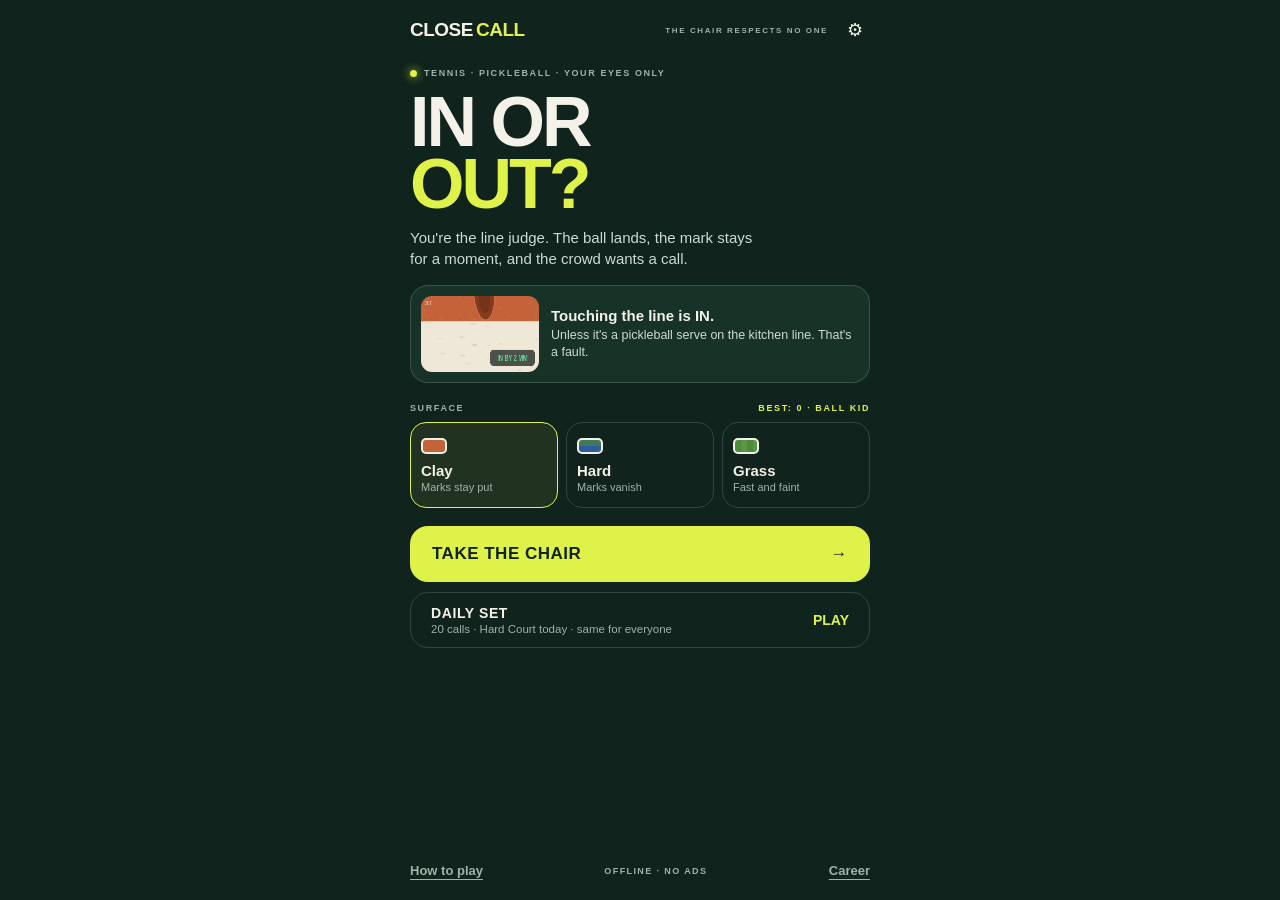
<file: index.html>
<!doctype html><html lang="en"><head><meta charset="UTF-8"><meta name="viewport" content="width=device-width,initial-scale=1,viewport-fit=cover,user-scalable=no"><meta name="theme-color" content="#10231c"><meta name="description" content="Be the line judge. Tennis and pickleball calls decided by millimetres."><title>Close Call</title><link rel="icon" href="./icon.svg">  <script type="module" crossorigin src="./assets/index-Ck0Iv3UA.js"></script>
  <link rel="modulepreload" crossorigin href="./assets/dist-Btb5Jv1E.js">
  <link rel="modulepreload" crossorigin href="./assets/definitions-BdWVgBTV.js">
  <link rel="stylesheet" crossorigin href="./assets/index-BEDiqAwe.css">
</head><body><div id="app">
<header><a class="brand" href="#" aria-label="Close Call home">CLOSE<span>CALL</span></a><span class="eyebrow">THE CHAIR RESPECTS NO ONE</span><button id="settings-open" class="icon-button" aria-label="Settings">⚙︎</button></header>
<main><section id="home" class="screen"><div class="label"><span class="dot"></span> TENNIS · PICKLEBALL · YOUR EYES ONLY</div><h1>IN OR<br><span>OUT?</span></h1><p class="intro">You're the line judge. The ball lands, the mark stays for a moment, and the crowd wants a call.</p>
<div class="rule-card"><canvas id="hero-canvas" width="360" height="150" aria-label="A ball mark barely touching a white line"></canvas><div><b>Touching the line is IN.</b><small>Unless it's a pickleball serve on the kitchen line. That's a fault.</small></div></div>
<div class="section-label">SURFACE <span id="best-label">BEST: 0</span></div><div class="surfaces" role="group" aria-label="Surface selection"><button data-surface="clay" class="selected" aria-pressed="true"><i class="swatch clay"></i><strong>Clay</strong><small>Marks stay put</small></button><button data-surface="hard" aria-pressed="false"><i class="swatch hard"></i><strong>Hard</strong><small>Marks vanish</small></button><button data-surface="grass" aria-pressed="false"><i class="swatch grass"></i><strong>Grass</strong><small>Fast and faint</small></button></div>
<button id="play" class="primary">TAKE THE CHAIR <span>→</span></button><button id="daily" class="secondary"><span><b>DAILY SET</b><small id="daily-text">20 calls · same for everyone</small></span><em id="daily-best">PLAY</em></button>
<div class="home-bottom"><button id="how-open" class="text-button">How to play</button><span>OFFLINE · NO ADS</span><button id="career-open" class="text-button">Career</button></div></section>
<section id="game" class="screen" hidden><div class="scoreboard"><div><span>SCORE</span><strong id="score">0</strong></div><div class="challenges"><span>CHALLENGES</span><strong id="challenges" aria-label="3 challenges left"><i></i><i></i><i></i></strong></div><div><span>STREAK</span><strong id="streak">0</strong></div><button id="pause" class="icon-button" aria-label="Pause game">Ⅱ</button></div>
<div class="tagline"><span id="line-tag">TENNIS · BASELINE</span><span id="level-tag">LEVEL 1</span></div><div class="timer"><i id="timer-bar"></i></div>
<div class="arena" id="arena"><canvas id="court" aria-label="Close-up of a court line. Call the ball mark in or out." tabindex="0"></canvas><div id="rule-flash"></div></div>
<div class="calls"><button id="call-out" class="call out" aria-label="Call out">OUT<small>← or swipe left</small></button><button id="call-in" class="call in" aria-label="Call in">IN<small>swipe right or →</small></button></div></section>
<section id="results" class="screen" hidden><div class="label" id="result-label">THE CHAIR HAS SPOKEN</div><h1 id="result-title">SHARP<br><span>EYES.</span></h1><div class="result-score"><span id="result-score">0</span><small>POINTS</small></div><p id="result-comment"></p><div class="stats"><div><strong id="result-correct">0</strong><small>RIGHT CALLS</small></div><div><strong id="result-accuracy">0%</strong><small>ACCURACY</small></div><div><strong id="result-streak">0</strong><small>BEST STREAK</small></div><div><strong id="result-close">0</strong><small>UNDER 5 MM</small></div></div><div id="daily-grid" aria-label="Daily set call history"></div><p id="record-notice"></p><button id="again" class="primary">ONE MORE MATCH <span>→</span></button><button id="share" class="secondary" hidden><span><b>SHARE RESULT</b><small>Your grid, no spoilers</small></span><em>↗︎</em></button><button id="back-home" class="text-button wide">Back to the locker room</button></section></main>
<dialog id="how-dialog"><button class="dialog-close" aria-label="Close instructions">×</button><div class="label">CHAIR UMPIRE ORIENTATION</div><h2>WATCH THE MARK.<br>MAKE THE CALL.</h2><ol><li><b>The ball lands and leaves a mark.</b> The playable side is always below the line.</li><li><b>Call it.</b> Tap IN or OUT, swipe right or left, or use the arrow keys. Hesitate too long and the call is wrong.</li><li><b>Know the rules.</b> Any part of the mark touching the line is IN. The one exception: a pickleball serve that touches the kitchen line is a fault, so it's OUT.</li><li><b>Three challenges.</b> Each wrong call costs one. Every five right calls, the marks get closer and the clock gets shorter.</li></ol><p>Fast calls score double. Streaks of 5 and 10 multiply points. Calls decided by under 5 mm earn +2. Clay keeps its marks. Hard court and grass don't.</p><button class="primary dialog-close-action">GOT IT <span>→</span></button></dialog>
<dialog id="settings-dialog"><button class="dialog-close" aria-label="Close settings">×</button><div class="label">OFF THE RECORD</div><h2>SETTINGS.</h2><label class="setting">Sounds<input id="sound" type="checkbox" checked></label><label class="setting">Haptics<input id="haptics" type="checkbox" checked></label><label class="setting">Reduce motion<input id="motion" type="checkbox"></label><p>Scores and settings stay on this device. No account, analytics, ads, or purchases.</p><button id="reset" class="text-button">Reset scores and career</button><div id="reset-confirm" hidden><p>Erase every score on this device?</p><button id="reset-yes" class="primary">YES, RESET</button><button id="reset-no" class="text-button">Keep my record</button></div><a href="privacy.html">Privacy & support</a><small class="version">Version 1.0.0</small></dialog>
<dialog id="career-dialog"><button class="dialog-close" aria-label="Close career">×</button><div class="label">YOUR OFFICIATING RECORD</div><h2>CAREER.</h2><div class="stats" id="career-stats"></div><div id="ranks"></div></dialog>
<dialog id="pause-dialog"><div class="label">MEDICAL TIMEOUT</div><h2>PLAY IS<br>SUSPENDED.</h2><p>The ball is frozen mid-air. Nobody is looking at the mark.</p><button id="resume" class="primary">RESUME <span>→</span></button><button id="quit" class="text-button wide">End this match</button></dialog></div></body></html>
</file>
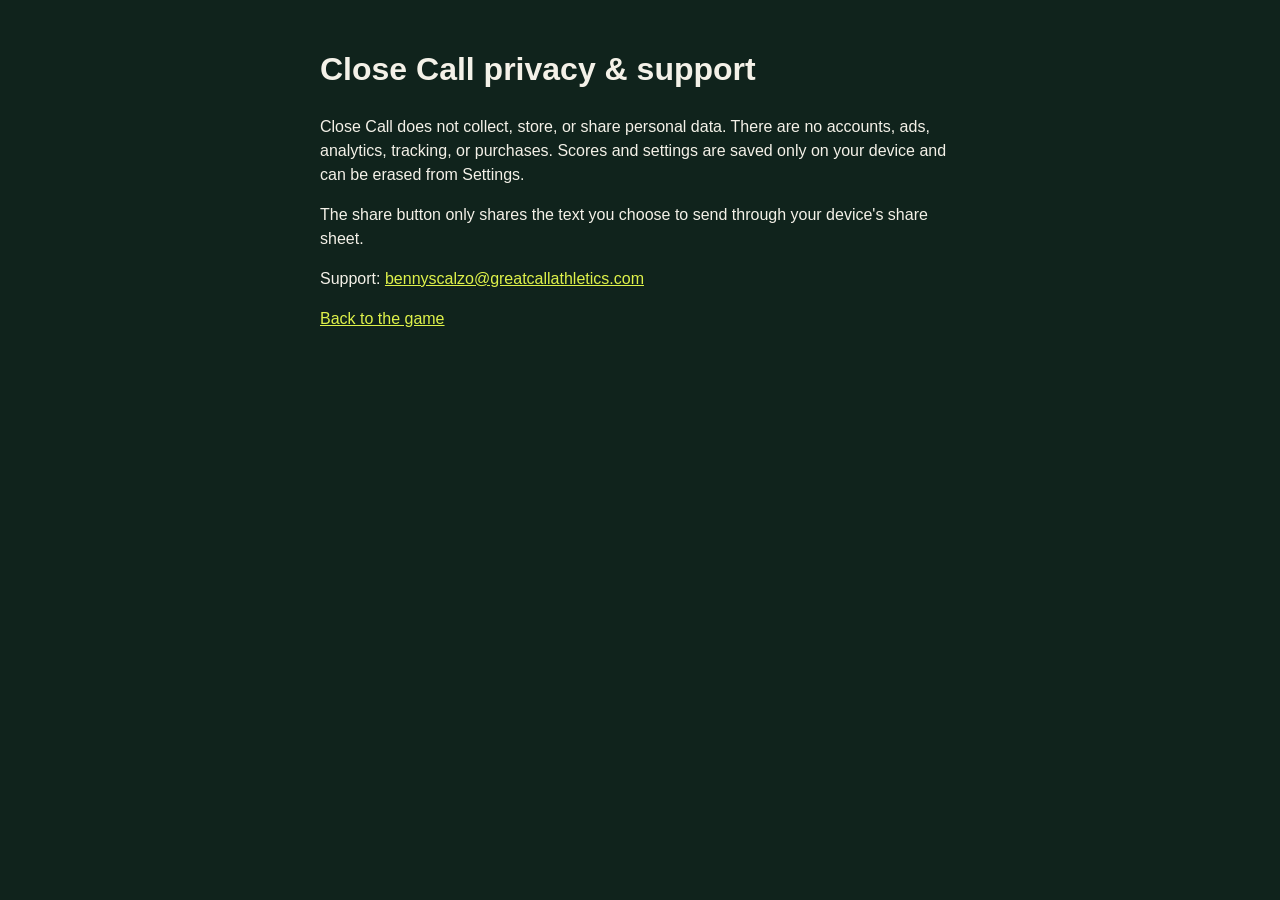
<file: privacy.html>
<!doctype html><html lang="en"><head><meta charset="UTF-8"><meta name="viewport" content="width=device-width,initial-scale=1"><title>Close Call Privacy</title><style>body{font-family:Arial,sans-serif;max-width:640px;margin:auto;padding:24px;line-height:1.5;background:#10231c;color:#f4f1e8}a{color:#dff24a}</style></head><body><h1>Close Call privacy & support</h1><p>Close Call does not collect, store, or share personal data. There are no accounts, ads, analytics, tracking, or purchases. Scores and settings are saved only on your device and can be erased from Settings.</p><p>The share button only shares the text you choose to send through your device's share sheet.</p><p>Support: <a href="mailto:bennyscalzo@greatcallathletics.com">bennyscalzo@greatcallathletics.com</a></p><p><a href="index.html">Back to the game</a></p></body></html>
</file>
<file: assets/index-BEDiqAwe.css>
:root{color:#f4f1e8;font-synthesis:none;--ink:#f4f1e8;--bg:#10231c;--panel:#173328;--line:#f4f1e829;--ball:#dff24a;--in:#5fd39a;--out:#ff5f52;--muted:#9fb3a8;background:#10231c;font-family:Avenir Next,Helvetica Neue,Arial,sans-serif}*{box-sizing:border-box}[hidden]{display:none!important}html,body{background:var(--bg);overscroll-behavior:none;height:100%;margin:0}button,a,input{-webkit-tap-highlight-color:transparent}button{font:inherit;cursor:pointer;color:inherit;background:0 0;border:0}button:focus-visible,a:focus-visible,canvas:focus-visible{outline:3px solid var(--ball);outline-offset:3px}a{color:inherit}#app{max-width:500px;min-height:100dvh;padding:calc(env(safe-area-inset-top) + 12px) 20px calc(env(safe-area-inset-bottom) + 12px);flex-direction:column;margin:auto;display:flex}header{flex:none;align-items:center;gap:12px;height:36px;display:flex}.brand{letter-spacing:-.5px;font-size:19px;font-weight:900;text-decoration:none}.brand span{color:var(--ball);margin-left:3px}.eyebrow{letter-spacing:1.6px;color:var(--muted);text-align:right;flex:1;font-size:8px;font-weight:800}.icon-button{border:1.5px solid var(--line);border-radius:12px;min-width:40px;min-height:40px;font-size:18px}header .icon-button{border:0;min-width:30px}main,.screen{flex-direction:column;flex:1;display:flex}.screen[hidden]{display:none}.label{letter-spacing:1.6px;color:var(--muted);align-items:center;gap:7px;margin-top:20px;font-size:9px;font-weight:800;display:flex}.dot{background:var(--ball);width:7px;height:7px;box-shadow:0 0 10px var(--ball);border-radius:50%}h1{letter-spacing:-3px;margin:14px 0 12px;font-size:clamp(46px,15vw,70px);font-weight:900;line-height:.88}h1 span{color:var(--ball)}h2{letter-spacing:-1.5px;margin:12px 0 16px;font-size:32px;line-height:.95}.intro{color:#cfdad3;max-width:360px;margin:0 0 16px;font-size:15px;line-height:1.4}.rule-card{background:var(--panel);border:1px solid var(--line);border-radius:18px;align-items:center;gap:12px;padding:10px 14px 10px 10px;display:flex}.rule-card canvas{border-radius:11px;flex:none;width:118px;height:76px}.rule-card b{font-size:15px;display:block}.rule-card small{color:#cfdad3;margin-top:3px;font-size:12.5px;line-height:1.35;display:block}.section-label{letter-spacing:1.6px;color:var(--muted);justify-content:space-between;margin:20px 0 9px;font-size:9px;font-weight:800;display:flex}#best-label{color:var(--ball)}.surfaces{grid-template-columns:repeat(3,1fr);gap:8px;display:grid}.surfaces button{text-align:left;border:1.5px solid var(--line);border-radius:16px;min-height:86px;padding:11px 10px}.surfaces button.selected{border-color:var(--ball);background:#dff24a14}.surfaces strong{margin-top:8px;font-size:15px;display:block}.surfaces small{color:var(--muted);margin-top:2px;font-size:11px;display:block}.swatch{border:2px solid #f4f1e8;border-radius:5px;width:26px;height:16px;display:block}.swatch.clay{background:#c4633a}.swatch.hard{background:linear-gradient(#3e7a58 50%,#2d5d9f 50%)}.swatch.grass{background:repeating-linear-gradient(90deg,#4d8a3b 0 6px,#5a9745 6px 12px)}.primary{background:var(--ball);color:#10231c;letter-spacing:.5px;border-radius:18px;justify-content:space-between;align-items:center;width:100%;margin-top:18px;padding:18px 22px;font-size:17px;font-weight:900;display:flex}.primary:active{transform:scale(.98)}.secondary{border:1.5px solid var(--line);text-align:left;border-radius:18px;justify-content:space-between;align-items:center;width:100%;margin-top:10px;padding:12px 20px;display:flex}.secondary b{letter-spacing:.6px;font-size:14px;display:block}.secondary small{color:var(--muted);margin-top:2px;font-size:11.5px;display:block}.secondary em{color:var(--ball);font-size:14px;font-style:normal;font-weight:900}.home-bottom{letter-spacing:1.4px;color:var(--muted);justify-content:space-between;align-items:center;margin-top:auto;padding-top:16px;font-size:9px;font-weight:800;display:flex}.text-button{text-underline-offset:4px;padding:10px 0;font-size:13px;font-weight:700;text-decoration:underline}.text-button.wide{width:100%;margin-top:6px}.scoreboard{grid-template-columns:1fr 1.3fr 1fr auto;align-items:center;gap:8px;margin-top:8px;display:grid}.scoreboard span{letter-spacing:1.5px;color:var(--muted);font-size:8px;font-weight:800;display:block}.scoreboard strong{font-variant-numeric:tabular-nums;margin-top:2px;font-size:26px;font-weight:900;display:block}.challenges strong{align-items:center;gap:6px;height:30px;display:flex}.challenges i{background:var(--ball);border-radius:50%;width:13px;height:13px;box-shadow:0 0 8px #dff24a99}.challenges i.used{box-shadow:none;border:1.5px solid var(--line);background:0 0}.tagline{letter-spacing:1.4px;justify-content:space-between;margin-top:12px;font-size:10px;font-weight:800;display:flex}#line-tag{color:var(--ball)}#line-tag.kitchen{color:#ffb14a}#level-tag{color:var(--muted)}.timer{background:var(--line);border-radius:3px;height:5px;margin-top:7px;overflow:hidden}.timer i{background:var(--ball);transform-origin:0;width:100%;height:100%;display:block}.arena{background:#0b1813;border-radius:20px;flex:1;min-height:250px;margin-top:10px;position:relative;overflow:hidden}.arena canvas{touch-action:none;width:100%;height:100%;display:block;position:absolute;inset:0}#rule-flash{text-align:center;letter-spacing:.3px;color:#ffb14a;opacity:0;pointer-events:none;background:#10231ce0;border:1px solid #ffb14a;border-radius:12px;padding:8px;font-size:12px;font-weight:800;transition:opacity .25s;position:absolute;top:12px;left:12px;right:12px}#rule-flash.show{opacity:1}.calls{grid-template-columns:1fr 1fr;gap:10px;margin-top:12px;display:grid}.call{letter-spacing:1px;border-radius:20px;padding:16px 0 12px;font-size:28px;font-weight:900}.call small{letter-spacing:1.2px;opacity:.7;margin-top:2px;font-size:9px;font-weight:700;display:block}.call.out{background:var(--out);color:#fff}.call.in{background:var(--in);color:#0c2419}.call:active{transform:scale(.97)}.call:disabled{opacity:.45}.call.waiting{opacity:.6}.result-score{align-items:baseline;gap:10px;display:flex}.result-score span{letter-spacing:-3px;color:var(--ball);font-size:74px;font-weight:900}.result-score small{letter-spacing:1.6px;color:var(--muted);font-size:10px;font-weight:800}#result-comment{color:#cfdad3;margin:6px 0 14px;font-size:15px;line-height:1.4}.stats{grid-template-columns:repeat(2,1fr);gap:8px;display:grid}.stats div{background:var(--panel);border:1px solid var(--line);border-radius:14px;padding:12px}.stats strong{font-size:24px;font-weight:900;display:block}.stats small{letter-spacing:1.4px;color:var(--muted);margin-top:3px;font-size:8.5px;font-weight:800;display:block}#daily-grid{flex-wrap:wrap;gap:5px;margin-top:12px;display:flex}#daily-grid i{background:var(--in);border-radius:4px;width:14px;height:14px}#daily-grid i.x{background:var(--out)}#record-notice{color:var(--ball);min-height:1em;margin:12px 0 0;font-size:13px;font-weight:800}dialog{color:var(--ink);border:1px solid var(--line);background:#152c23;border-radius:24px;width:min(92vw,440px);max-height:86dvh;padding:22px;overflow:auto}dialog::backdrop{background:#050c09b8}.dialog-close{width:40px;height:40px;font-size:26px;position:absolute;top:10px;right:14px}dialog ol{padding-left:18px;font-size:14px;line-height:1.45}dialog li{margin-bottom:8px}dialog p{color:#cfdad3;font-size:13.5px;line-height:1.45}.setting{border-bottom:1px solid var(--line);justify-content:space-between;align-items:center;padding:13px 0;font-weight:700;display:flex}.setting input{width:22px;height:22px;accent-color:var(--ball)}.version{color:var(--muted);margin-top:12px;display:block}#ranks{margin-top:14px}#ranks div{border-bottom:1px solid var(--line);justify-content:space-between;padding:9px 0;font-size:13px;display:flex}#ranks div.on{color:var(--ball);font-weight:800}#ranks div.off{color:var(--muted)}@media (height<=620px){h1{margin:8px 0;font-size:44px}.intro{display:none}.rule-card canvas{height:58px}.surfaces button{min-height:70px;padding:8px}.primary{margin-top:12px;padding:14px 20px}.call{padding:11px 0 9px;font-size:24px}.label{margin-top:10px}.section-label{margin:12px 0 7px}}body.reduced *{transition:none!important}
</file>
